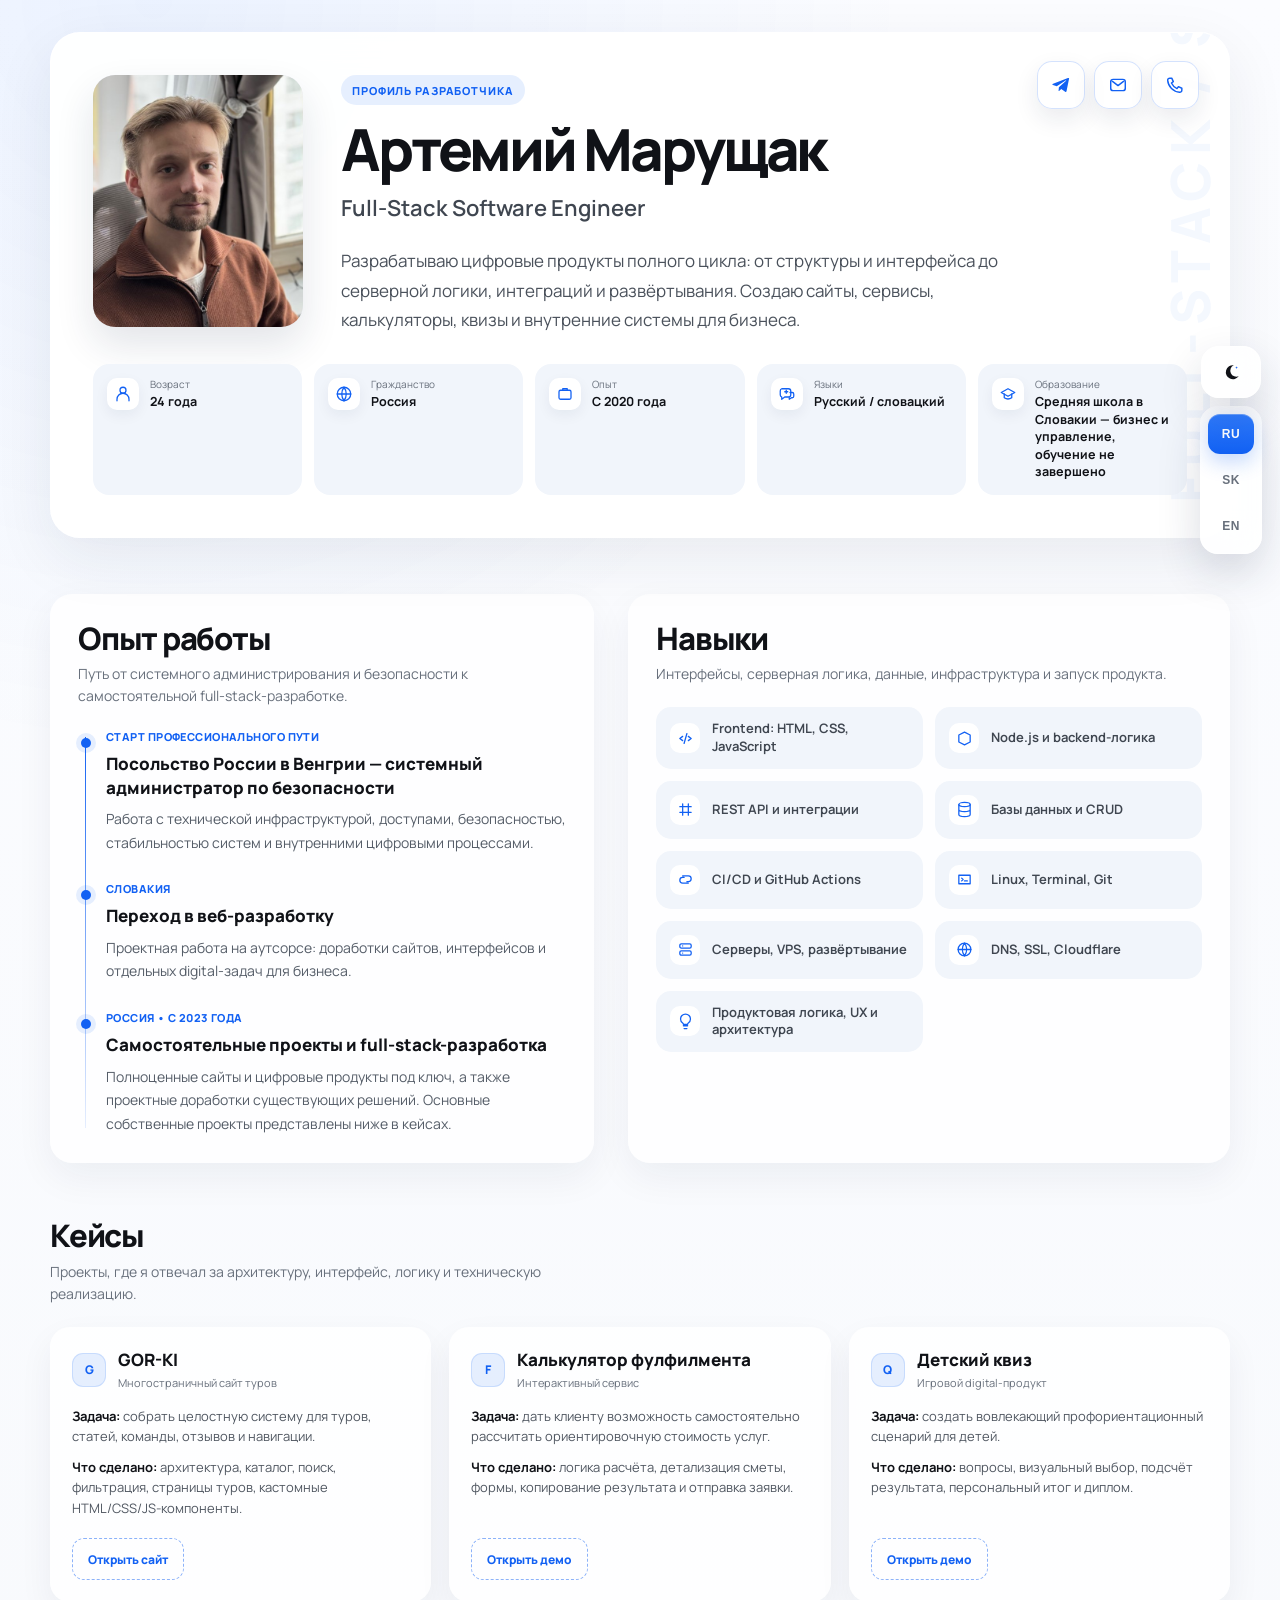
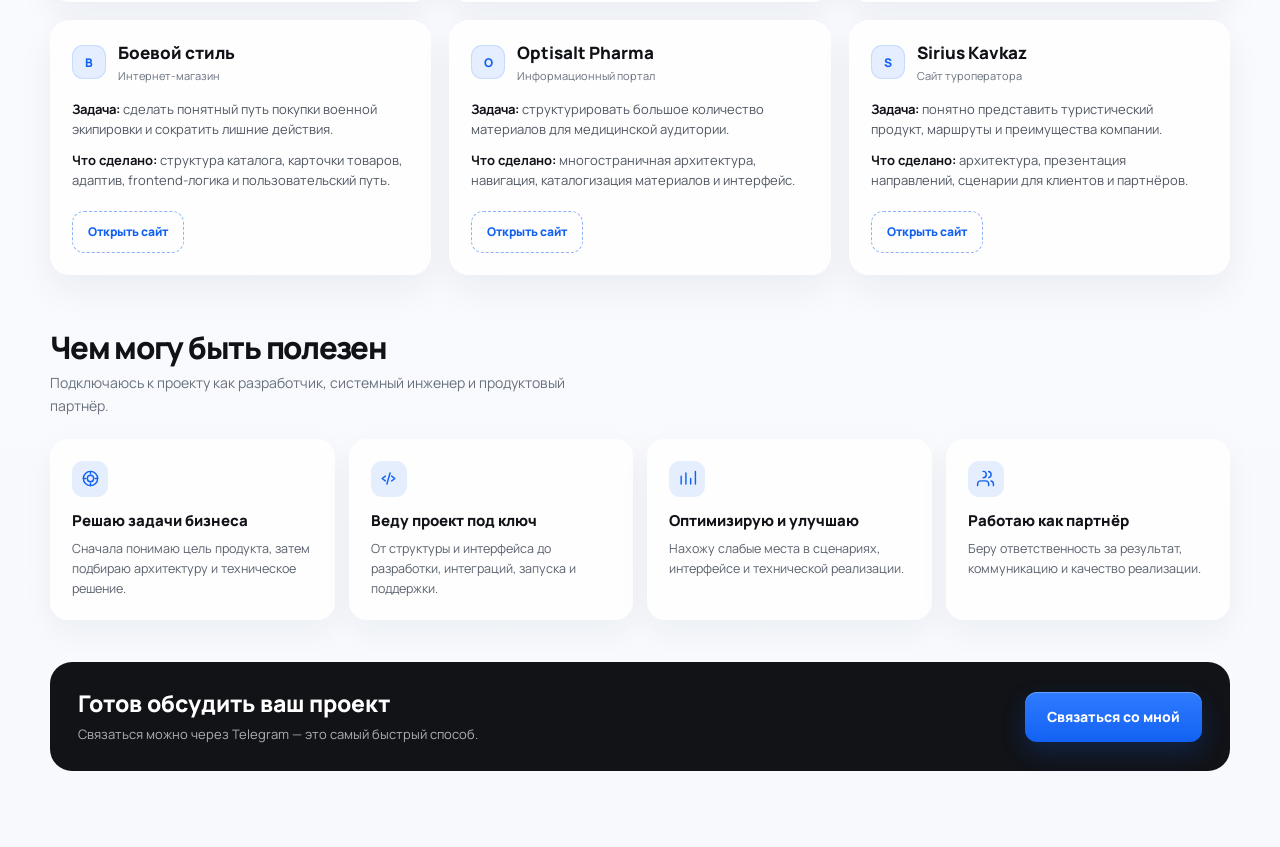
<file: index.html>
<html lang="ru"><head>
<meta charset="UTF-8">
<meta name="viewport" content="width=device-width, initial-scale=1.0">

<title>Артемий Марущак — Full-Stack Software Engineer</title>

<meta name="description" content="Персональное резюме и портфолио Артемия Марущака — Full-Stack Software Engineer. Разработка сайтов, сервисов, интерфейсов, интеграций и цифровых продуктов.">
<meta name="author" content="Артемий Марущак">
<meta name="theme-color" content="#1261f3">

<link rel="canonical" href="https://artemiymarushchak.github.io/cv/">

<meta property="og:type" content="website">
<meta property="og:locale" content="ru_RU">
<meta property="og:site_name" content="Артемий Марущак">
<meta property="og:title" content="Артемий Марущак — Full-Stack Software Engineer">
<meta property="og:description" content="Персональное резюме и портфолио. Разработка сайтов, сервисов, интерфейсов, интеграций и цифровых продуктов.">
<meta property="og:url" content="https://artemiymarushchak.github.io/cv/">
<meta property="og:image" content="https://artemiymarushchak.github.io/cv/public/opengraph/og-cover.jpg">
<meta property="og:image:secure_url" content="https://artemiymarushchak.github.io/cv/public/opengraph/og-cover.jpg">
<meta property="og:image:type" content="image/jpeg">
<meta property="og:image:width" content="1200">
<meta property="og:image:height" content="630">
<meta property="og:image:alt" content="Артемий Марущак — Full-Stack Software Engineer">

<meta name="twitter:card" content="summary_large_image">
<meta name="twitter:title" content="Артемий Марущак — Full-Stack Software Engineer">
<meta name="twitter:description" content="Персональное резюме и портфолио. Разработка сайтов, сервисов, интерфейсов, интеграций и цифровых продуктов.">
<meta name="twitter:image" content="https://artemiymarushchak.github.io/cv/public/opengraph/og-cover.jpg">
<meta name="twitter:image:alt" content="Артемий Марущак — Full-Stack Software Engineer">

<link rel="icon" href="./public/favicon.svg" type="image/svg+xml">
<link rel="manifest" href="./public/site.webmanifest">
<link rel="preconnect" href="https://fonts.googleapis.com">
<link rel="preconnect" href="https://fonts.gstatic.com" crossorigin="">
<link href="https://fonts.googleapis.com/css2?family=Manrope:wght@400;500;600;700;800&amp;display=swap" rel="stylesheet">
<link rel="stylesheet" href="./assets/css/grid.css">
<link rel="stylesheet" href="./assets/css/resume.css">
</head>
<body>
<div class="cv-controls" id="cv-controls">
<div class="cv-theme" id="cv-theme">
  <button class="cv-theme__button" type="button" aria-label="Переключить тему" title="Переключить тему">
    <span class="cv-theme__icon cv-theme__icon--moon" aria-hidden="true">
      <svg viewBox="0 0 24 24"><path class="cv-theme-fill" d="M14.9 2.8a8.9 8.9 0 1 0 6.3 13.7 7.4 7.4 0 0 1-6.3-13.7Z"></path><path class="cv-theme-star" d="m18.4 4.1.45 1.25 1.25.45-1.25.45-.45 1.25-.45-1.25-1.25-.45 1.25-.45.45-1.25Z"></path></svg>
    </span>
    <span class="cv-theme__icon cv-theme__icon--sun" aria-hidden="true">
      <svg viewBox="0 0 24 24"><circle class="cv-theme-fill" cx="12" cy="12" r="4.25"></circle><path d="M12 2.2v2.1M12 19.7v2.1M4.9 4.9l1.5 1.5M17.6 17.6l1.5 1.5M2.2 12h2.1M19.7 12h2.1M4.9 19.1l1.5-1.5M17.6 6.4l1.5-1.5"></path></svg>
    </span>
  </button>
</div>

<div class="cv-language" id="cv-language" aria-label="Language switcher">
  <button class="cv-language__toggle" type="button" aria-expanded="false" aria-controls="cv-language-menu">
    <svg class="cv-language__icon" viewBox="0 0 24 24" aria-hidden="true">
      <circle cx="12" cy="12" r="9" fill="none" stroke="currentColor" stroke-width="1.7"></circle>
      <path d="M3.5 12h17M12 3c2.2 2.4 3.4 5.4 3.4 9S14.2 18.6 12 21M12 3C9.8 5.4 8.6 8.4 8.6 12S9.8 18.6 12 21" fill="none" stroke="currentColor" stroke-width="1.5" stroke-linecap="round"></path>
    </svg>
    <span class="cv-language__current">RU</span>
  </button>

  <div class="cv-language__menu" id="cv-language-menu">
    <button class="cv-language__button is-active" type="button" data-cv-lang="ru" aria-pressed="true">RU</button>
    <button class="cv-language__button" type="button" data-cv-lang="sk" aria-pressed="false">SK</button>
    <button class="cv-language__button" type="button" data-cv-lang="en" aria-pressed="false">EN</button>
  </div>
</div>
</div>

<section class="cv-resume" id="cv-resume" lang="ru">
  <div class="cv-container">

    <section class="cv-top">
      <div class="cv-hero">
        <div class="cv-photo">
          <img src="./public/images/artemiy-marushchak.jpg" alt="Артемий Марущак" data-i18n-alt="photoAlt">
        </div>

        <div>
          <div class="cv-eyebrow" data-i18n="eyebrow">Профиль разработчика</div>
          <h1 class="cv-name" data-i18n="name">Артемий Марущак</h1>
          <div class="cv-role" data-i18n="role">Full-Stack Software Engineer</div>
          <p class="cv-about" data-i18n="about">Разрабатываю цифровые продукты полного цикла: от структуры и интерфейса до серверной логики, интеграций и развёртывания. Создаю сайты, сервисы, калькуляторы, квизы и внутренние системы для бизнеса.</p>
        </div>
      </div>

      <div class="cv-contacts">
        <a class="cv-contact cv-contact--telegram" href="https://t.me/ArtemiyMarushchak" target="_blank" rel="noopener" aria-label="Telegram" title="Telegram">
          <span class="cv-contact-icon">
            <svg viewBox="0 0 24 24" aria-hidden="true"><path class="cv-icon-fill" d="M21.6 3.2 18.4 19c-.2 1.1-.9 1.4-1.8.9l-4.9-3.6-2.4 2.3c-.3.3-.5.5-1 .5l.4-5 9.1-8.2c.4-.4-.1-.6-.6-.2L6 12.8l-4.8-1.5c-1-.3-1-1 .2-1.5L20.1 2.6c.9-.3 1.7.2 1.5.6Z"></path></svg>
          </span>
          <span>Telegram</span>
        </a>
        <a class="cv-contact cv-contact--email" href="mailto:artemiymarushchak@icloud.com" aria-label="Email" title="Email">
          <span class="cv-contact-icon">
            <svg viewBox="0 0 24 24" aria-hidden="true"><rect x="3.25" y="5.25" width="17.5" height="13.5" rx="3"></rect><path d="m5.4 7.7 6.6 5 6.6-5"></path></svg>
          </span>
          <span>Email</span>
        </a>
        <a class="cv-contact cv-contact--phone" href="tel:+79800893606" aria-label="Телефон" title="Телефон">
          <span class="cv-contact-icon">
            <svg viewBox="0 0 24 24" aria-hidden="true"><path d="M8.1 3.8 10 7.9 7.7 9.6a14.2 14.2 0 0 0 6.7 6.7l1.7-2.3 4.1 1.9v2.4a2.5 2.5 0 0 1-2.7 2.5C10 20.1 3.9 14 3.2 6.5A2.5 2.5 0 0 1 5.7 3.8h2.4Z"></path></svg>
          </span>
          <span data-i18n="phoneLabel">Телефон</span>
        </a>
      </div>

      <div class="cv-facts">
        <div class="cv-fact"><div class="cv-fact-icon"><svg viewBox="0 0 24 24"><circle cx="12" cy="7" r="4"></circle><path d="M4 21v-2a8 8 0 0 1 16 0v2"></path></svg></div><div><small data-i18n="ageLabel">Возраст</small><strong data-i18n="ageValue">24 года</strong></div></div>
        <div class="cv-fact"><div class="cv-fact-icon"><svg viewBox="0 0 24 24"><circle cx="12" cy="12" r="9"></circle><path d="M3 12h18M12 3a15 15 0 0 1 0 18M12 3a15 15 0 0 0 0 18"></path></svg></div><div><small data-i18n="citizenshipLabel">Гражданство</small><strong data-i18n="citizenshipValue">Россия</strong></div></div>
        <div class="cv-fact"><div class="cv-fact-icon"><svg viewBox="0 0 24 24"><rect x="4" y="7" width="16" height="12" rx="2"></rect><path d="M9 7V5h6v2"></path></svg></div><div><small data-i18n="experienceLabel">Опыт</small><strong data-i18n="experienceValue">С 2020 года</strong></div></div>
        <div class="cv-fact"><div class="cv-fact-icon"><svg viewBox="0 0 24 24"><path d="M5 5h9a3 3 0 0 1 3 3v5a3 3 0 0 1-3 3H9l-4 3v-3a3 3 0 0 1-2-3V8a3 3 0 0 1 2-3Z"></path><path d="M9 9h4M11 7v4M16 10h3a2 2 0 0 1 2 2v3a2 2 0 0 1-2 2h-1l-3 2v-2"></path></svg></div><div><small data-i18n="languagesLabel">Языки</small><strong data-i18n="languagesValue">Русский / словацкий</strong></div></div>
        <div class="cv-fact"><div class="cv-fact-icon"><svg viewBox="0 0 24 24"><path d="m3 10 9-5 9 5-9 5-9-5Z"></path><path d="M7 12v5c3 2 7 2 10 0v-5"></path></svg></div><div><small data-i18n="educationLabel">Образование</small><strong data-i18n="educationValue">Business &amp; Management, Словакия — незаконченное высшее</strong></div></div>
      </div>
    </section>

    <section class="cv-section">
      <div class="cv-two-col">
        <div class="cv-panel">
          <div class="cv-section-head"><div><h2 class="cv-section-title" data-i18n="workTitle">Опыт работы</h2><p class="cv-section-subtitle" data-i18n="workSubtitle">Путь от системного администрирования и безопасности к самостоятельной full-stack-разработке.</p></div></div>
          <div class="cv-timeline">
            <article class="cv-job"><div class="cv-job-period" data-i18n="job1Period">Старт профессионального пути</div><h3 data-i18n="job1Title">Посольство России в Венгрии — системный администратор по безопасности</h3><p data-i18n="job1Text">Работа с технической инфраструктурой, доступами, безопасностью, стабильностью систем и внутренними цифровыми процессами.</p></article>
            <article class="cv-job"><div class="cv-job-period" data-i18n="job2Period">Словакия</div><h3 data-i18n="job2Title">Переход в веб-разработку</h3><p data-i18n="job2Text">Проектная работа на аутсорсе: доработки сайтов, интерфейсов и отдельных digital-задач для бизнеса.</p></article>
            <article class="cv-job"><div class="cv-job-period" data-i18n="job3Period">Россия • с 2023 года</div><h3 data-i18n="job3Title">Самостоятельные проекты и full-stack-разработка</h3><p data-i18n="job3Text">Полноценные сайты и цифровые продукты под ключ, а также проектные доработки существующих решений. Основные собственные проекты представлены ниже в кейсах.</p></article>
          </div>
        </div>

        <div class="cv-panel">
          <div class="cv-section-head"><div><h2 class="cv-section-title" data-i18n="skillsTitle">Навыки</h2><p class="cv-section-subtitle" data-i18n="skillsSubtitle">Интерфейсы, серверная логика, данные, инфраструктура и запуск продукта.</p></div></div>
          <div class="cv-skills">
            <div class="cv-skill"><span class="cv-skill-icon"><svg viewBox="0 0 24 24"><path d="m8 9-4 3 4 3M16 9l4 3-4 3M14 5l-4 14"></path></svg></span><span data-i18n="skill1">Frontend: HTML, CSS, JavaScript</span></div>
            <div class="cv-skill"><span class="cv-skill-icon"><svg viewBox="0 0 24 24"><path d="M12 3 4 7v10l8 4 8-4V7l-8-4Z"></path></svg></span><span data-i18n="skill2">Node.js и backend-логика</span></div>
            <div class="cv-skill"><span class="cv-skill-icon"><svg viewBox="0 0 24 24"><path d="M4 8h16M4 16h16M8 4v16M16 4v16"></path></svg></span><span data-i18n="skill3">REST API и интеграции</span></div>
            <div class="cv-skill"><span class="cv-skill-icon"><svg viewBox="0 0 24 24"><ellipse cx="12" cy="5" rx="8" ry="3"></ellipse><path d="M4 5v7c0 1.7 3.6 3 8 3s8-1.3 8-3V5M4 12v7c0 1.7 3.6 3 8 3s8-1.3 8-3v-7"></path></svg></span><span data-i18n="skill4">Базы данных и CRUD</span></div>
            <div class="cv-skill"><span class="cv-skill-icon"><svg viewBox="0 0 24 24"><path d="M8 7h8a4 4 0 0 1 0 8h-2M16 17H8a4 4 0 0 1 0-8h2"></path></svg></span><span data-i18n="skill5">CI/CD и GitHub Actions</span></div>
            <div class="cv-skill"><span class="cv-skill-icon"><svg viewBox="0 0 24 24"><path d="M4 6h16v12H4zM8 10l2 2-2 2M12 14h4"></path></svg></span><span data-i18n="skill6">Linux, Terminal, Git</span></div>
            <div class="cv-skill"><span class="cv-skill-icon"><svg viewBox="0 0 24 24"><rect x="4" y="4" width="16" height="6" rx="2"></rect><rect x="4" y="14" width="16" height="6" rx="2"></rect><path d="M8 7h.01M8 17h.01"></path></svg></span><span data-i18n="skill7">Серверы, VPS, развёртывание</span></div>
            <div class="cv-skill"><span class="cv-skill-icon"><svg viewBox="0 0 24 24"><circle cx="12" cy="12" r="9"></circle><path d="M3 12h18M12 3a15 15 0 0 1 0 18M12 3a15 15 0 0 0 0 18"></path></svg></span><span data-i18n="skill8">DNS, SSL, Cloudflare</span></div>
            <div class="cv-skill"><span class="cv-skill-icon"><svg viewBox="0 0 24 24"><path d="M9 18h6M10 22h4M8 14c-2-1.3-3-3.3-3-5.5A7 7 0 0 1 19 8.5c0 2.2-1 4.2-3 5.5-.8.6-1 1.3-1 2H9c0-.7-.2-1.4-1-2Z"></path></svg></span><span data-i18n="skill9">Продуктовая логика, UX и архитектура</span></div>
          </div>
        </div>
      </div>
    </section>

    <section class="cv-section" id="cases">
      <div class="cv-section-head"><div><h2 class="cv-section-title" data-i18n="casesTitle">Кейсы</h2><p class="cv-section-subtitle" data-i18n="casesSubtitle">Проекты, где я отвечал за архитектуру, интерфейс, логику и техническую реализацию.</p></div></div>
      <div class="cv-cases">
        <article class="cv-case"><div class="cv-case-top"><div class="cv-case-mark">G</div><div><h3>GOR-KI</h3><div class="cv-case-type" data-i18n="case1Type">Многостраничный сайт туров</div></div></div><p><b data-i18n="taskLabel">Задача:</b> <span data-i18n="case1Task">собрать целостную систему для туров, статей, команды, отзывов и навигации.</span></p><p><b data-i18n="doneLabel">Что сделано:</b> <span data-i18n="case1Done">архитектура, каталог, поиск, фильтрация, страницы туров, кастомные HTML/CSS/JS-компоненты.</span></p><div class="cv-case-actions"><a class="cv-case-btn" href="https://gor-ki.tilda.ws" target="_blank" rel="noopener" data-i18n="openSite">Открыть сайт ↗</a></div></article>
        <article class="cv-case" data-demo="calc"><div class="cv-case-top"><div class="cv-case-mark">F</div><div><h3 data-i18n="case2Title">Калькулятор фулфилмента</h3><div class="cv-case-type" data-i18n="case2Type">Интерактивный сервис</div></div></div><p><b data-i18n="taskLabel">Задача:</b> <span data-i18n="case2Task">дать клиенту возможность самостоятельно рассчитать ориентировочную стоимость услуг.</span></p><p><b data-i18n="doneLabel">Что сделано:</b> <span data-i18n="case2Done">логика расчёта, детализация сметы, формы, копирование результата и отправка заявки.</span></p><div class="cv-case-actions"><button class="cv-case-btn" type="button" data-i18n="openDemo">Открыть демо</button></div></article>
        <article class="cv-case" data-demo="quiz"><div class="cv-case-top"><div class="cv-case-mark">Q</div><div><h3 data-i18n="case3Title">Детский квиз</h3><div class="cv-case-type" data-i18n="case3Type">Игровой digital-продукт</div></div></div><p><b data-i18n="taskLabel">Задача:</b> <span data-i18n="case3Task">создать вовлекающий профориентационный сценарий для детей.</span></p><p><b data-i18n="doneLabel">Что сделано:</b> <span data-i18n="case3Done">вопросы, визуальный выбор, подсчёт результата, персональный итог и диплом.</span></p><div class="cv-case-actions"><button class="cv-case-btn" type="button" data-i18n="openDemo">Открыть демо</button></div></article>
        <article class="cv-case"><div class="cv-case-top"><div class="cv-case-mark">B</div><div><h3 data-i18n="case4Title">Боевой стиль</h3><div class="cv-case-type" data-i18n="case4Type">Интернет-магазин</div></div></div><p><b data-i18n="taskLabel">Задача:</b> <span data-i18n="case4Task">сделать понятный путь покупки военной экипировки и сократить лишние действия.</span></p><p><b data-i18n="doneLabel">Что сделано:</b> <span data-i18n="case4Done">структура каталога, карточки товаров, адаптив, frontend-логика и пользовательский путь.</span></p><div class="cv-case-actions"><a class="cv-case-btn" href="https://boevoistil.ru" target="_blank" rel="noopener" data-i18n="openSite">Открыть сайт ↗</a></div></article>
        <article class="cv-case"><div class="cv-case-top"><div class="cv-case-mark">O</div><div><h3>Optisalt Pharma</h3><div class="cv-case-type" data-i18n="case5Type">Информационный портал</div></div></div><p><b data-i18n="taskLabel">Задача:</b> <span data-i18n="case5Task">структурировать большое количество материалов для медицинской аудитории.</span></p><p><b data-i18n="doneLabel">Что сделано:</b> <span data-i18n="case5Done">многостраничная архитектура, навигация, каталогизация материалов и интерфейс.</span></p><div class="cv-case-actions"><a class="cv-case-btn" href="https://optisaltpharma.ru" target="_blank" rel="noopener" data-i18n="openSite">Открыть сайт ↗</a></div></article>
        <article class="cv-case"><div class="cv-case-top"><div class="cv-case-mark">S</div><div><h3>Sirius Kavkaz</h3><div class="cv-case-type" data-i18n="case6Type">Сайт туроператора</div></div></div><p><b data-i18n="taskLabel">Задача:</b> <span data-i18n="case6Task">понятно представить туристический продукт, маршруты и преимущества компании.</span></p><p><b data-i18n="doneLabel">Что сделано:</b> <span data-i18n="case6Done">архитектура, презентация направлений, сценарии для клиентов и партнёров.</span></p><div class="cv-case-actions"><a class="cv-case-btn" href="https://siriuskavkaz.ru" target="_blank" rel="noopener" data-i18n="openSite">Открыть сайт ↗</a></div></article>
      </div>
    </section>

    <section class="cv-section">
      <div class="cv-section-head"><div><h2 class="cv-section-title" data-i18n="valueTitle">Чем могу быть полезен</h2><p class="cv-section-subtitle" data-i18n="valueSubtitle">Подключаюсь к проекту как разработчик, системный инженер и продуктовый партнёр.</p></div></div>
      <div class="cv-value">
        <article class="cv-value-item"><div class="cv-value-icon"><svg viewBox="0 0 24 24"><circle cx="12" cy="12" r="9"></circle><circle cx="12" cy="12" r="4"></circle><path d="M12 3v3M21 12h-3M12 21v-3M3 12h3"></path></svg></div><h3 data-i18n="value1Title">Решаю задачи бизнеса</h3><p data-i18n="value1Text">Сначала понимаю цель продукта, затем подбираю архитектуру и техническое решение.</p></article>
        <article class="cv-value-item"><div class="cv-value-icon"><svg viewBox="0 0 24 24"><path d="m8 9-4 3 4 3M16 9l4 3-4 3M14 5l-4 14"></path></svg></div><h3 data-i18n="value2Title">Веду проект под ключ</h3><p data-i18n="value2Text">От структуры и интерфейса до разработки, интеграций, запуска и поддержки.</p></article>
        <article class="cv-value-item"><div class="cv-value-icon"><svg viewBox="0 0 24 24"><path d="M4 19V9M10 19V5M16 19v-7M22 19V3"></path></svg></div><h3 data-i18n="value3Title">Оптимизирую и улучшаю</h3><p data-i18n="value3Text">Нахожу слабые места в сценариях, интерфейсе и технической реализации.</p></article>
        <article class="cv-value-item"><div class="cv-value-icon"><svg viewBox="0 0 24 24"><path d="M16 21v-2a4 4 0 0 0-4-4H6a4 4 0 0 0-4 4v2M9 11a4 4 0 1 0 0-8M22 21v-2a4 4 0 0 0-3-3.9M16 3.1a4 4 0 0 1 0 7.8"></path></svg></div><h3 data-i18n="value4Title">Работаю как партнёр</h3><p data-i18n="value4Text">Беру ответственность за результат, коммуникацию и качество реализации.</p></article>
      </div>
    </section>

    <footer class="cv-footer">
      <div class="cv-footer-copy"><h2 data-i18n="footerTitle">Готов обсудить ваш проект</h2><p data-i18n="footerText">Связаться можно через Telegram — это самый быстрый способ.</p></div>
      <a class="cv-primary-btn" href="https://t.me/ArtemiyMarushchak" target="_blank" rel="noopener" data-i18n="contactButton">Связаться со мной ↗</a>
    </footer>
  </div>
</section>

<div class="cv-case-modal" id="cv-case-modal" aria-hidden="true">
  <div class="cv-case-modal__overlay" data-cv-close=""></div>
  <div class="cv-case-modal__panel">
    <div class="cv-case-modal__head">
      <div class="cv-case-modal__title-wrap"><span class="cv-case-modal__eyebrow" data-i18n="demoLabel">Демо проекта</span><h3 id="cv-case-modal-title">Демо проекта</h3></div>
      <button class="cv-case-modal__close" type="button" data-cv-close="" aria-label="Закрыть" data-i18n-aria="closeLabel">×</button>
    </div>
    <div class="cv-case-modal__body"><div class="cv-case-modal__mount" id="cv-case-modal-mount"></div></div>
  </div>
</div>
<script src="./assets/js/dictionary.js"></script>
<script src="./assets/js/controls-position.js"></script>
<script src="./assets/js/theme.js"></script>
<script src="./assets/js/language.js"></script>
<script src="./assets/js/modal.js"></script>


</body></html>
</file>
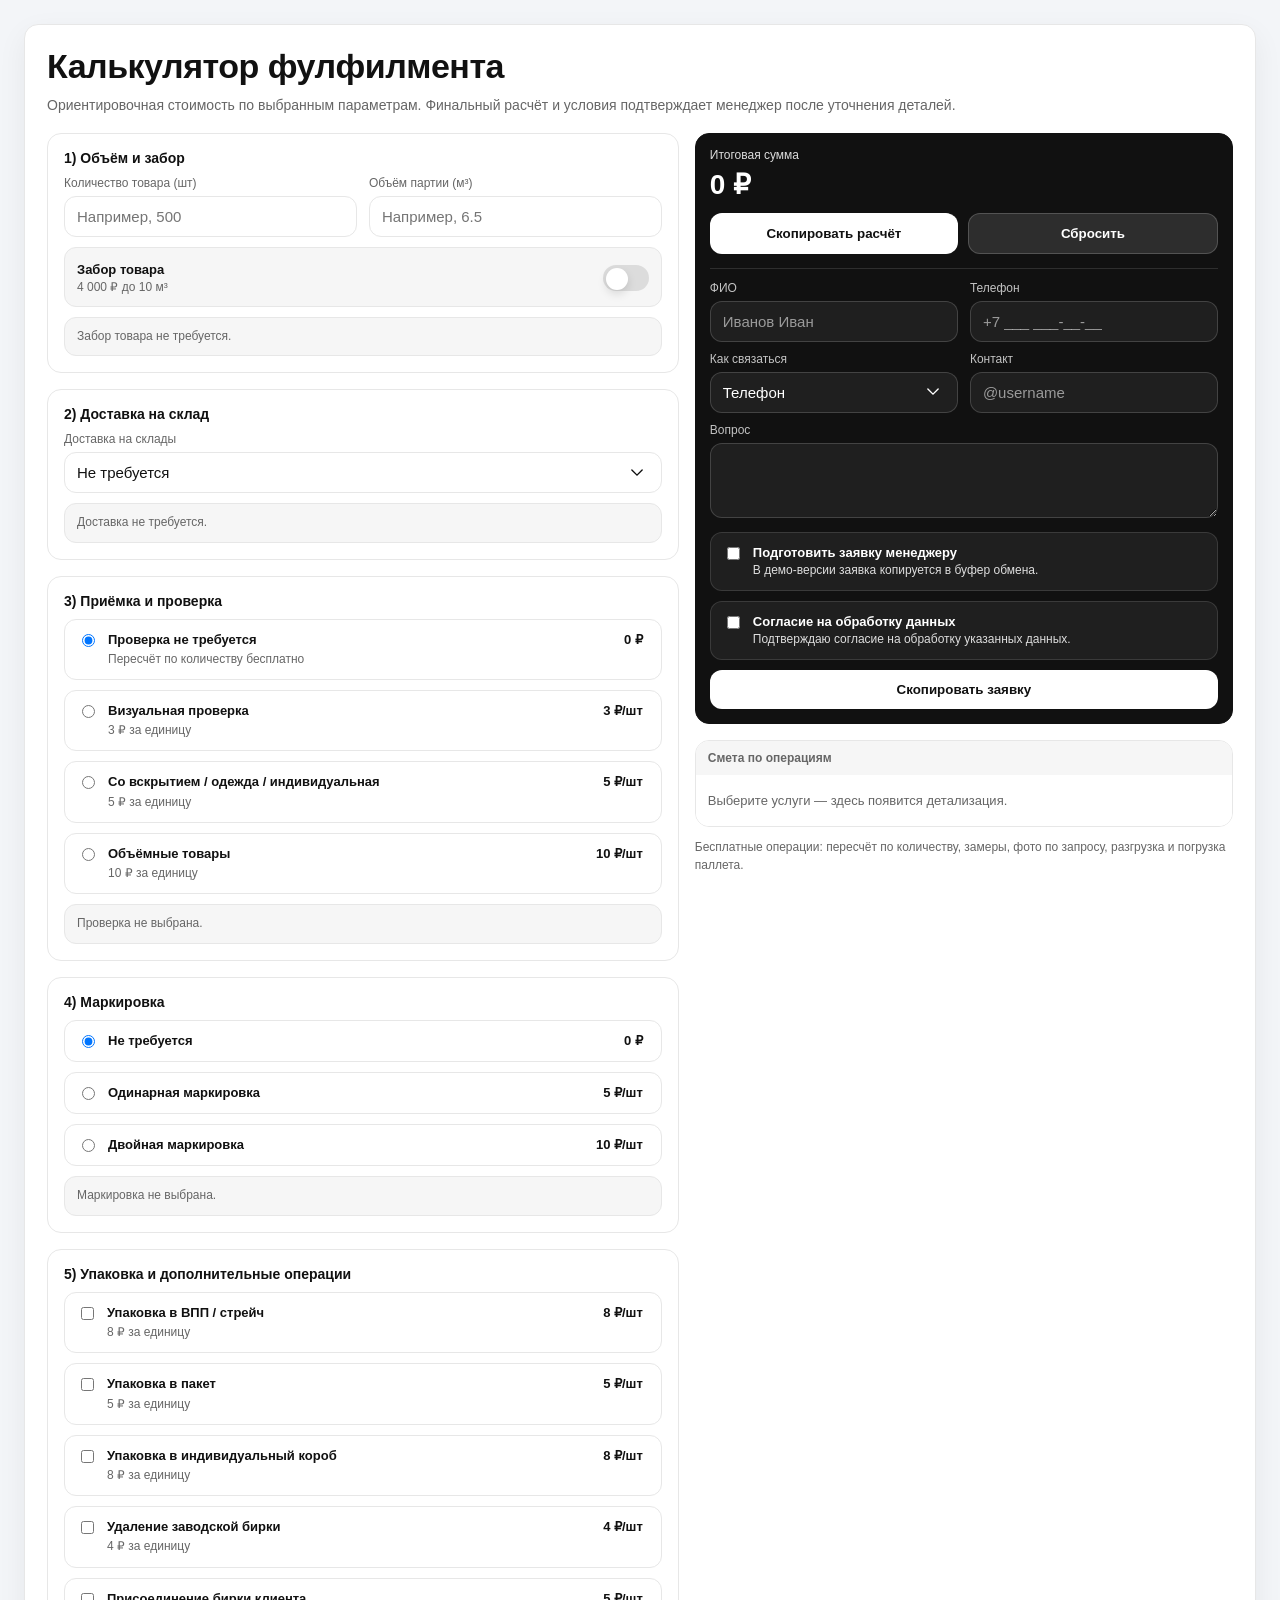
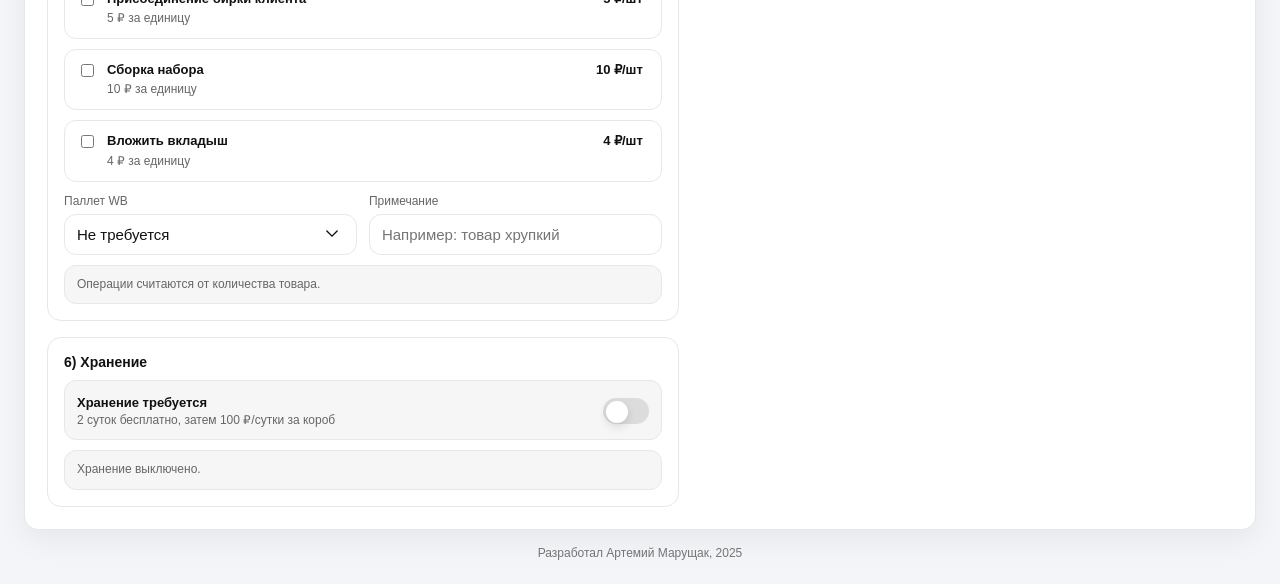
<file: calculator/index.html>
<!doctype html>
<html lang="ru">
<head>
  <meta charset="utf-8">
  <meta name="viewport" content="width=device-width,initial-scale=1">
  <title>Калькулятор фулфилмента — Артемий Марущак</title>
  <style>
    :root{--bg:#fff;--border:#e7e7e7;--soft:#f6f6f6;--text:#111;--muted:#666;--radius:14px;--shadow:0 10px 30px rgba(0,0,0,.06);--head:"Manrope",-apple-system,BlinkMacSystemFont,"Segoe UI",Roboto,Arial,sans-serif;--body:"Inter",-apple-system,BlinkMacSystemFont,"Segoe UI",Roboto,Arial,sans-serif}
    *{box-sizing:border-box}html,body{margin:0;padding:0;min-height:100%;background:#f3f5f8;color:var(--text)}body{font-family:var(--body);padding:24px}.page{max-width:1280px;margin:0 auto}.ff-wrap{width:100%;padding:22px;background:var(--bg);border:1px solid var(--border);border-radius:var(--radius);box-shadow:var(--shadow)}.ff-head{margin-bottom:16px}.ff-title{margin:0;font-size:34px;line-height:1.12;font-weight:900;font-family:var(--head);letter-spacing:-.5px}.ff-sub{margin:10px 0 0;font-size:14px;color:var(--muted);line-height:1.55;max-width:980px}.ff-grid{display:grid;grid-template-columns:1.08fr .92fr;gap:16px;align-items:start;margin-top:16px}.ff-card{background:#fff;border:1px solid var(--border);border-radius:var(--radius);padding:16px}.ff-card+.ff-card{margin-top:16px}.ff-card h3{margin:0 0 10px;font-size:14px;font-weight:900;font-family:var(--head)}.ff-row{display:grid;grid-template-columns:1fr 1fr;gap:12px}.ff-field label{display:block;font-size:12px;color:var(--muted);margin-bottom:6px}.ff-input,.ff-select{width:100%;padding:11px 12px;border:1px solid var(--border);border-radius:12px;background:#fff;font-size:15px;outline:none;font-family:var(--body);color:var(--text)}.ff-select{appearance:none;background-image:url("data:image/svg+xml,%3Csvg width='14' height='9' viewBox='0 0 14 9' xmlns='http://www.w3.org/2000/svg'%3E%3Cpath d='M1 1l6 6 6-6' stroke='%23111' stroke-width='1.6' fill='none' stroke-linecap='round'/%3E%3C/svg%3E");background-repeat:no-repeat;background-position:right 18px center;background-size:12px 8px;padding-right:52px}.ff-options{display:grid;gap:10px;margin-top:10px}.ff-opt{display:flex;align-items:flex-start;justify-content:space-between;gap:12px;padding:12px 18px 12px 12px;border:1px solid var(--border);border-radius:12px;background:#fff;cursor:pointer}.ff-opt:hover{border-color:#d0d0d0}.ff-opt-left{display:flex;gap:10px;align-items:flex-start;padding-right:12px}.ff-opt-left input{margin-top:2px}.ff-opt-title{font-size:13px;font-weight:900;font-family:var(--head);line-height:1.25}.ff-opt-desc{font-size:12px;color:var(--muted);margin-top:3px;line-height:1.35}.ff-price{font-size:13px;font-weight:900;white-space:nowrap;font-family:var(--head);min-width:84px;text-align:right}.ff-switch{display:flex;align-items:center;justify-content:space-between;gap:12px;padding:12px;border:1px solid var(--border);border-radius:12px;background:var(--soft);margin-top:10px}.ff-switch strong{font-size:13px;font-weight:900;font-family:var(--head)}.ff-switch span{display:block;font-size:12px;color:var(--muted);margin-top:2px}.ff-toggle{position:relative;width:46px;height:28px;flex:0 0 auto;cursor:pointer}.ff-toggle input{opacity:0;width:0;height:0;position:absolute}.ff-slider{position:absolute;inset:0;background:#dcdcdc;border-radius:999px;transition:.18s}.ff-slider:before{content:"";position:absolute;width:22px;height:22px;left:3px;top:3px;background:#fff;border-radius:999px;transition:.18s;box-shadow:0 4px 10px rgba(0,0,0,.12)}.ff-toggle input:checked+.ff-slider{background:#111}.ff-toggle input:checked+.ff-slider:before{transform:translateX(18px)}.ff-context{margin-top:10px;font-size:12px;color:var(--muted);line-height:1.45;padding:10px 12px;background:var(--soft);border:1px solid var(--border);border-radius:12px}.ff-summary{position:sticky;top:14px}.ff-totalBox{padding:14px;border-radius:var(--radius);background:#111;color:#fff;border:1px solid #111}.ff-totalTitle{font-size:12px;opacity:.85;margin:0}.ff-totalValue{margin:6px 0 0;font-size:28px;font-weight:900;font-family:var(--head)}.ff-actions{display:flex;gap:10px;margin-top:12px}.ff-btn{flex:1;border:none;border-radius:12px;padding:12px 14px;font-weight:900;cursor:pointer;background:#fff;color:#111;font-family:var(--head)}.ff-btn.secondary{background:rgba(255,255,255,.12);color:#fff;border:1px solid rgba(255,255,255,.18)}.ff-alert{margin-top:12px;padding:12px;border-radius:12px;border:1px solid #ffd6d6;background:#fff5f5;color:#8a1f1f;display:none;font-size:13px;line-height:1.4}.ff-breakdown{margin-top:16px;border:1px solid var(--border);border-radius:var(--radius);overflow:hidden}.ff-breakdown-head{background:var(--soft);padding:10px 12px;font-size:12px;color:var(--muted);font-weight:900}.ff-lines{padding:8px 12px;background:#fff}.ff-line{display:flex;justify-content:space-between;gap:12px;padding:8px 0;border-bottom:1px dashed var(--border);font-size:13px}.ff-line:last-child{border-bottom:none}.ff-line span:last-child{font-weight:900;white-space:nowrap}.ff-empty{padding:10px 0;color:var(--muted);font-size:13px}.ff-footnote{margin-top:12px;font-size:12px;color:var(--muted);line-height:1.45}.ff-hidden{display:none!important}.ff-contact{margin-top:14px;padding-top:12px;border-top:1px solid rgba(255,255,255,.12)}.ff-contact .ff-field label{color:rgba(255,255,255,.75)}.ff-contact .ff-input,.ff-contact .ff-select{border-color:rgba(255,255,255,.16);background-color:rgba(255,255,255,.06);color:#fff}.ff-contact .ff-select{background-image:url("data:image/svg+xml,%3Csvg width='14' height='9' viewBox='0 0 14 9' xmlns='http://www.w3.org/2000/svg'%3E%3Cpath d='M1 1l6 6 6-6' stroke='%23fff' stroke-width='1.6' fill='none' stroke-linecap='round'/%3E%3C/svg%3E")}.ff-contact option{color:#111}.ff-contact .ff-input::placeholder{color:rgba(255,255,255,.55)}.ff-consent{margin-top:10px;padding:12px;border-radius:12px;background:rgba(255,255,255,.06);border:1px solid rgba(255,255,255,.12);display:flex;gap:10px;align-items:flex-start;color:#fff}.ff-consent input{margin-top:2px}.ff-consent .t{font-weight:900;font-size:13px}.ff-consent .d{opacity:.85;font-size:12px;line-height:1.35;margin-top:2px}.ff-sendbtn{margin-top:10px;width:100%}.ff-mobileBar{display:none;position:fixed;left:0;right:0;bottom:0;padding:12px 14px;background:rgba(17,17,17,.96);color:#fff;z-index:50}.ff-mobileInner{max-width:1280px;margin:0 auto;display:flex;align-items:center;justify-content:space-between;gap:12px}.ff-mobileInner span{font-size:18px;font-weight:900}.author{margin-top:16px;text-align:center;color:#747474;font-size:12px}
    @media(max-width:980px){.ff-grid{grid-template-columns:1fr}.ff-summary{position:relative;top:auto}}@media(max-width:640px){body{padding:10px}.ff-wrap{padding:16px;margin-bottom:92px}.ff-row{grid-template-columns:1fr}.ff-actions{flex-direction:column}.ff-title{font-size:26px}.ff-mobileBar{display:block}.ff-opt{padding-right:14px}.ff-price{min-width:72px}}
  </style>
</head>
<body>
<main class="page" id="ffcalc_v5">
  <div class="ff-wrap">
    <div class="ff-head"><h1 class="ff-title">Калькулятор фулфилмента</h1><p class="ff-sub">Ориентировочная стоимость по выбранным параметрам. Финальный расчёт и условия подтверждает менеджер после уточнения деталей.</p></div>
    <div class="ff-grid">
      <div>
        <section class="ff-card"><h3>1) Объём и забор</h3><div class="ff-row"><div class="ff-field"><label>Количество товара (шт)</label><input type="number" id="q_qty" class="ff-input" min="0" step="1" placeholder="Например, 500"></div><div class="ff-field"><label>Объём партии (м³)</label><input type="number" id="q_volume" class="ff-input" min="0" step="0.1" placeholder="Например, 6.5"></div></div><div class="ff-switch"><div><strong>Забор товара</strong><span>4 000 ₽ до 10 м³</span></div><label class="ff-toggle"><input type="checkbox" id="q_pickup"><span class="ff-slider"></span></label></div><div class="ff-context" id="ctx_logistics"></div></section>
        <section class="ff-card"><h3>2) Доставка на склад</h3><div class="ff-field"><label>Доставка на склады</label><select id="q_delivery" class="ff-select"><option value="0">Не требуется</option><option value="6000">Коледино / Электросталь / Подольск — 6 000 ₽</option><option value="7000">Пушкино / Хоругвино / Софьино / Медведково / Химки — 7 000 ₽</option></select></div><div class="ff-context" id="ctx_delivery"></div></section>
        <section class="ff-card"><h3>3) Приёмка и проверка</h3><div class="ff-options">
          <label class="ff-opt"><div class="ff-opt-left"><input type="radio" name="q_check" value="none" checked><div><div class="ff-opt-title">Проверка не требуется</div><div class="ff-opt-desc">Пересчёт по количеству бесплатно</div></div></div><div class="ff-price">0 ₽</div></label>
          <label class="ff-opt"><div class="ff-opt-left"><input type="radio" name="q_check" value="visual"><div><div class="ff-opt-title">Визуальная проверка</div><div class="ff-opt-desc">3 ₽ за единицу</div></div></div><div class="ff-price">3 ₽/шт</div></label>
          <label class="ff-opt"><div class="ff-opt-left"><input type="radio" name="q_check" value="deep"><div><div class="ff-opt-title">Со вскрытием / одежда / индивидуальная</div><div class="ff-opt-desc">5 ₽ за единицу</div></div></div><div class="ff-price">5 ₽/шт</div></label>
          <label class="ff-opt"><div class="ff-opt-left"><input type="radio" name="q_check" value="bulky"><div><div class="ff-opt-title">Объёмные товары</div><div class="ff-opt-desc">10 ₽ за единицу</div></div></div><div class="ff-price">10 ₽/шт</div></label>
        </div><div class="ff-context" id="ctx_check"></div></section>
        <section class="ff-card"><h3>4) Маркировка</h3><div class="ff-options">
          <label class="ff-opt"><div class="ff-opt-left"><input type="radio" name="q_mark" value="none" checked><div><div class="ff-opt-title">Не требуется</div></div></div><div class="ff-price">0 ₽</div></label>
          <label class="ff-opt"><div class="ff-opt-left"><input type="radio" name="q_mark" value="single"><div><div class="ff-opt-title">Одинарная маркировка</div></div></div><div class="ff-price">5 ₽/шт</div></label>
          <label class="ff-opt"><div class="ff-opt-left"><input type="radio" name="q_mark" value="double"><div><div class="ff-opt-title">Двойная маркировка</div></div></div><div class="ff-price">10 ₽/шт</div></label>
        </div><div class="ff-context" id="ctx_mark"></div></section>
        <section class="ff-card"><h3>5) Упаковка и дополнительные операции</h3><div class="ff-options" id="pack_options"></div><div class="ff-row" style="margin-top:12px"><div class="ff-field"><label>Паллет WB</label><select id="q_pallet" class="ff-select"><option value="0">Не требуется</option><option value="400">Паллет WB — 400 ₽</option><option value="300">Формирование паллеты — 300 ₽</option><option value="700">Паллет WB + формирование — 700 ₽</option></select></div><div class="ff-field"><label>Примечание</label><input type="text" id="q_note" class="ff-input" placeholder="Например: товар хрупкий"></div></div><div class="ff-context" id="ctx_pack"></div></section>
        <section class="ff-card"><h3>6) Хранение</h3><div class="ff-switch" style="margin-top:0"><div><strong>Хранение требуется</strong><span>2 суток бесплатно, затем 100 ₽/сутки за короб</span></div><label class="ff-toggle"><input type="checkbox" id="q_storageOn"><span class="ff-slider"></span></label></div><div id="storage_fields" class="ff-hidden" style="margin-top:12px"><div class="ff-row"><div class="ff-field"><label>Количество коробов</label><input type="number" id="q_boxes" class="ff-input" min="0" step="1"></div><div class="ff-field"><label>Суток хранения</label><input type="number" id="q_storageDays" class="ff-input" min="0" step="1"></div></div></div><div class="ff-context" id="ctx_storage"></div></section>
      </div>
      <aside class="ff-summary"><div class="ff-totalBox"><p class="ff-totalTitle">Итоговая сумма</p><div class="ff-totalValue" id="total">0 ₽</div><div class="ff-actions"><button class="ff-btn" id="btn_copy" type="button">Скопировать расчёт</button><button class="ff-btn secondary" id="btn_reset" type="button">Сбросить</button></div><div class="ff-alert" id="alert"></div><div class="ff-contact"><div class="ff-row"><div class="ff-field"><label>ФИО</label><input id="c_name" class="ff-input" placeholder="Иванов Иван"></div><div class="ff-field"><label>Телефон</label><input id="c_phone" class="ff-input" placeholder="+7 ___ ___-__-__"></div></div><div class="ff-row" style="margin-top:10px"><div class="ff-field"><label>Как связаться</label><select id="c_way" class="ff-select"><option>Телефон</option><option>WhatsApp</option><option>Telegram</option><option>VK</option></select></div><div class="ff-field"><label>Контакт</label><input id="c_link" class="ff-input" placeholder="@username"></div></div><div class="ff-field" style="margin-top:10px"><label>Вопрос</label><textarea id="c_question" class="ff-input" rows="3"></textarea></div><label class="ff-consent"><input type="checkbox" id="c_send"><div><div class="t">Подготовить заявку менеджеру</div><div class="d">В демо-версии заявка копируется в буфер обмена.</div></div></label><label class="ff-consent"><input type="checkbox" id="c_pd"><div><div class="t">Согласие на обработку данных</div><div class="d">Подтверждаю согласие на обработку указанных данных.</div></div></label><button class="ff-btn ff-sendbtn" type="button" id="btn_send">Скопировать заявку</button></div></div><div class="ff-breakdown"><div class="ff-breakdown-head">Смета по операциям</div><div class="ff-lines" id="lines"><div class="ff-empty">Выберите услуги — здесь появится детализация.</div></div></div><div class="ff-footnote">Бесплатные операции: пересчёт по количеству, замеры, фото по запросу, разгрузка и погрузка паллета.</div></aside>
    </div>
  </div>
  <div class="author">Разработал Артемий Марущак, 2025</div>
  <div class="ff-mobileBar"><div class="ff-mobileInner"><strong>Итог:</strong><span id="mobileTotal">0 ₽</span></div></div>
</main>
<script>
(()=>{const root=document.getElementById('ffcalc_v5'),$=id=>document.getElementById(id),num=v=>Number.isFinite(Number(v))?Number(v):0,fmt=n=>Math.round(n).toLocaleString('ru-RU')+' ₽';const packs=[['q_packStretch','Упаковка в ВПП / стрейч',8],['q_packBag','Упаковка в пакет',5],['q_packBox','Упаковка в индивидуальный короб',8],['q_removeTag','Удаление заводской бирки',4],['q_addTag','Присоединение бирки клиента',5],['q_setBuild','Сборка набора',10],['q_insertFlyer','Вложить вкладыш',4]];$('pack_options').innerHTML=packs.map(([id,t,p])=>`<label class="ff-opt"><div class="ff-opt-left"><input type="checkbox" id="${id}"><div><div class="ff-opt-title">${t}</div><div class="ff-opt-desc">${p} ₽ за единицу</div></div></div><div class="ff-price">${p} ₽/шт</div></label>`).join('');
const radio=n=>root.querySelector(`input[name="${n}"]:checked`)?.value||'none';const push=(a,t,v)=>{if(v>0)a.push({title:t,value:v})};function alertMsg(m){$('alert').style.display=m?'block':'none';$('alert').textContent=m||''}function calc(){const s={qty:Math.max(0,num($('q_qty').value)),volume:Math.max(0,num($('q_volume').value)),pickup:$('q_pickup').checked,delivery:num($('q_delivery').value),check:radio('q_check'),mark:radio('q_mark'),pallet:num($('q_pallet').value),storageOn:$('q_storageOn').checked,boxes:num($('q_boxes').value),days:num($('q_storageDays').value),note:$('q_note').value.trim()};packs.forEach(([id])=>s[id]=$(id).checked);$('storage_fields').classList.toggle('ff-hidden',!s.storageOn);$('ctx_logistics').textContent=s.pickup?(s.volume>10?'Забор свыше 10 м³ рассчитывается индивидуально.':'Забор включён: 4 000 ₽ до 10 м³.'):'Забор товара не требуется.';$('ctx_delivery').textContent=s.delivery?(s.volume>7?'Объём свыше 7 м³ рассчитывается индивидуально.':'Фиксированная стоимость до 7 м³.'):'Доставка не требуется.';$('ctx_check').textContent={none:'Проверка не выбрана.',visual:'Визуальная проверка: 3 ₽/шт.',deep:'Проверка со вскрытием: 5 ₽/шт.',bulky:'Проверка объёмных товаров: 10 ₽/шт.'}[s.check];$('ctx_mark').textContent={none:'Маркировка не выбрана.',single:'Одинарная маркировка: 5 ₽/шт.',double:'Двойная маркировка: 10 ₽/шт.'}[s.mark];$('ctx_pack').textContent='Операции считаются от количества товара.';$('ctx_storage').textContent=s.storageOn?'2 суток бесплатно, затем 100 ₽/сутки за короб.':'Хранение выключено.';let total=0,lines=[],warnings=[];if(s.pickup){if(s.volume>10)warnings.push('Забор свыше 10 м³ требует индивидуального расчёта.');else{total+=4000;push(lines,'Забор товара',4000)}}if(s.delivery){if(s.volume>7)warnings.push('Доставка свыше 7 м³ требует индивидуального расчёта.');else{total+=s.delivery;push(lines,'Доставка до склада',s.delivery)}}if(s.storageOn&&s.boxes>0&&s.days>2){const v=(s.days-2)*100*s.boxes;total+=v;push(lines,'Хранение',v)}if(s.qty>0){const rates={visual:3,deep:5,bulky:10};if(rates[s.check]){const v=s.qty*rates[s.check];total+=v;push(lines,'Проверка товара',v)}const mr={single:5,double:10};if(mr[s.mark]){const v=s.qty*mr[s.mark];total+=v;push(lines,'Маркировка',v)}packs.forEach(([id,t,p])=>{if(s[id]){const v=s.qty*p;total+=v;push(lines,t,v)}})}if(s.pallet){total+=s.pallet;push(lines,'Паллетные работы',s.pallet)}$('total').textContent=$('mobileTotal').textContent=fmt(total);$('lines').innerHTML=lines.length?lines.map(l=>`<div class="ff-line"><span>${l.title}</span><span>${fmt(l.value)}</span></div>`).join(''):'<div class="ff-empty">Выберите услуги — здесь появится детализация.</div>';alertMsg(warnings.join(' '));root.dataset.copytext='Заявка на фулфилмент\n\n'+(lines.length?lines.map(l=>`- ${l.title}: ${fmt(l.value)}`).join('\n'):'- Услуги не выбраны')+(s.note?'\n\nКомментарий: '+s.note:'')+'\n\nИТОГО: '+fmt(total)}
root.addEventListener('input',calc);root.addEventListener('change',calc);async function copy(text){try{await navigator.clipboard.writeText(text)}catch{const ta=document.createElement('textarea');ta.value=text;document.body.appendChild(ta);ta.select();document.execCommand('copy');ta.remove()}}$('btn_copy').onclick=async()=>{await copy(root.dataset.copytext||'');$('btn_copy').textContent='Скопировано';setTimeout(()=>$('btn_copy').textContent='Скопировать расчёт',1200)};$('btn_reset').onclick=()=>{root.querySelectorAll('input').forEach(i=>{if(i.type==='radio')i.checked=i.value==='none';else if(i.type==='checkbox')i.checked=false;else i.value=''});root.querySelectorAll('select').forEach(s=>s.selectedIndex=0);root.querySelectorAll('textarea').forEach(t=>t.value='');calc()};$('btn_send').onclick=async()=>{if(!$('c_send').checked)return alertMsg('Поставьте галочку «Подготовить заявку менеджеру».');if(!$('c_pd').checked)return alertMsg('Нужно согласие на обработку персональных данных.');if(!$('c_phone').value.trim())return alertMsg('Укажите телефон.');const payload=(root.dataset.copytext||'')+'\n\nКонтакты:\n'+($('c_name').value.trim()?`ФИО: ${$('c_name').value.trim()}\n`:'')+`Телефон: ${$('c_phone').value.trim()}\nСпособ связи: ${$('c_way').value}\n`+($('c_link').value.trim()?`Контакт: ${$('c_link').value.trim()}\n`:'')+($('c_question').value.trim()?`Вопрос: ${$('c_question').value.trim()}\n`:'');await copy(payload);$('btn_send').textContent='Заявка скопирована';alertMsg('Демо-режим: заявка скопирована в буфер обмена.');setTimeout(()=>$('btn_send').textContent='Скопировать заявку',1800)};calc()})();
</script>
</body></html>
</file>
<file: assets/css/grid.css>
/* 12-column grid utility. Existing resume layout remains unchanged. */
.cv-grid{display:grid;grid-template-columns:repeat(12,minmax(0,1fr));gap:var(--cv-grid-gap,18px)}
.cv-col-1{grid-column:span 1}.cv-col-2{grid-column:span 2}.cv-col-3{grid-column:span 3}.cv-col-4{grid-column:span 4}
.cv-col-5{grid-column:span 5}.cv-col-6{grid-column:span 6}.cv-col-7{grid-column:span 7}.cv-col-8{grid-column:span 8}
.cv-col-9{grid-column:span 9}.cv-col-10{grid-column:span 10}.cv-col-11{grid-column:span 11}.cv-col-12{grid-column:span 12}
@media(max-width:980px){.cv-grid{grid-template-columns:repeat(6,minmax(0,1fr))}[class*="cv-col-"]{grid-column:span 6}}
@media(max-width:700px){.cv-grid{grid-template-columns:1fr}[class*="cv-col-"]{grid-column:1}}
</file>
<file: assets/css/resume.css>
:root{
  --cv-bg:#f7f9fc;
  --cv-surface:#ffffff;
  --cv-surface-soft:#f1f5fb;
  --cv-text:#101217;
  --cv-muted:#68707c;
  --cv-line:rgba(16,18,23,.08);
  --cv-blue:#1261f3;
  --cv-blue-2:#2f7cff;
  --cv-blue-soft:rgba(18,97,243,.10);
  --cv-radius:20px;
  --cv-radius-lg:30px;
  --cv-max:1180px;
  --cv-shadow:0 20px 60px rgba(25,38,70,.08);
  --cv-shadow-hover:0 26px 70px rgba(25,38,70,.13);
  --cv-page-top:#fbfcff;
  --cv-card:rgba(255,255,255,.94);
  --cv-card-soft:rgba(255,255,255,.86);
  --cv-card-case:rgba(255,255,255,.90);
  --cv-card-value:rgba(255,255,255,.84);
  --cv-icon-bg:#ffffff;
  --cv-role:#3f4650;
  --cv-copy:#4a515b;
  --cv-copy-2:#555d68;
  --cv-copy-3:#505761;
  --cv-copy-4:#59616c;
  --cv-footer:#111317;
  --cv-modal:#f6f8fb;
  --cv-control-bg:rgba(255,255,255,.88);
  --cv-control-border:rgba(255,255,255,.80);
  --cv-transition:.28s ease;
}

html[data-cv-theme="dark"]{
  color-scheme:dark;
  --cv-bg:#0b0f16;
  --cv-surface:#151b24;
  --cv-surface-soft:#111722;
  --cv-text:#f4f7fb;
  --cv-muted:#98a4b5;
  --cv-line:rgba(255,255,255,.09);
  --cv-blue:#5f93ff;
  --cv-blue-2:#76a4ff;
  --cv-blue-soft:rgba(95,147,255,.14);
  --cv-shadow:0 24px 70px rgba(0,0,0,.34);
  --cv-shadow-hover:0 30px 82px rgba(0,0,0,.48);
  --cv-page-top:#0d121b;
  --cv-card:rgba(20,27,37,.92);
  --cv-card-soft:rgba(19,26,36,.88);
  --cv-card-case:rgba(18,25,35,.92);
  --cv-card-value:rgba(18,25,35,.88);
  --cv-icon-bg:#1b2430;
  --cv-role:#c2cad5;
  --cv-copy:#aeb8c6;
  --cv-copy-2:#a7b1c0;
  --cv-copy-3:#aeb7c4;
  --cv-copy-4:#aab4c2;
  --cv-footer:#080b10;
  --cv-modal:#0e141d;
  --cv-control-bg:rgba(18,25,35,.90);
  --cv-control-border:rgba(255,255,255,.10);
}

html{scroll-behavior:smooth}
body.cv-lock{overflow:hidden}

.cv-resume,
.cv-resume *,
.cv-case-modal,
.cv-case-modal *{
  box-sizing:border-box;
  font-family:"Manrope",Arial,sans-serif !important;
}

.cv-resume{
  position:relative;
  width:100%;
  background:
    radial-gradient(circle at 12% 0%,rgba(47,124,255,.08),transparent 28%),
    linear-gradient(180deg,var(--cv-page-top) 0%,var(--cv-bg) 100%);
  color:var(--cv-text);
  padding:32px 0 76px;
}

.cv-container{
  width:min(var(--cv-max),calc(100% - 44px));
  margin:0 auto;
}


.cv-controls{
  position:fixed;
  right:18px;
  top:50%;
  z-index:99991;
  display:flex;
  flex-direction:column;
  align-items:center;
  gap:8px;
  transform:translateY(-50%);
}

.cv-theme{
  position:relative;
  z-index:2;
}

.cv-theme__button{
  width:60px;
  height:52px;
  display:flex;
  align-items:center;
  justify-content:center;
  gap:7px;
  padding:0;
  border:1px solid var(--cv-control-border);
  border-radius:18px;
  background:var(--cv-control-bg);
  color:var(--cv-text);
  cursor:pointer;
  box-shadow:0 18px 44px rgba(25,38,70,.16);
  backdrop-filter:blur(18px);
  -webkit-backdrop-filter:blur(18px);
  transition:transform .2s ease,background var(--cv-transition),color var(--cv-transition),border-color var(--cv-transition);
}

.cv-theme__button:hover{transform:translateY(-2px)}
.cv-theme__icon{width:19px;height:19px;display:block}
.cv-theme__icon svg{width:100%;height:100%;display:block;stroke:currentColor;fill:none;stroke-width:1.7;stroke-linecap:round;stroke-linejoin:round}
.cv-theme__icon .cv-theme-fill{fill:currentColor;stroke:none}
.cv-theme__icon .cv-theme-star{fill:var(--cv-blue);stroke:none}
.cv-theme__icon--sun{display:none}
html[data-cv-theme="dark"] .cv-theme__icon--moon{display:none}
html[data-cv-theme="dark"] .cv-theme__icon--sun{display:block}

.cv-language{
  position:relative;
  z-index:1;
}

.cv-language__toggle{display:none}

.cv-language__menu{
  display:flex;
  flex-direction:column;
  gap:6px;
  padding:7px;
  border:1px solid var(--cv-control-border);
  border-radius:18px;
  background:var(--cv-control-bg);
  box-shadow:0 18px 44px rgba(25,38,70,.16);
  backdrop-filter:blur(18px);
  -webkit-backdrop-filter:blur(18px);
}

.cv-language__button{
  width:46px;
  height:40px;
  padding:0;
  border:0;
  border-radius:12px;
  background:transparent;
  color:var(--cv-muted);
  cursor:pointer;
  font-size:12px;
  line-height:1;
  font-weight:800;
  letter-spacing:.04em;
  transition:.2s ease;
}

.cv-language__button:hover{
  color:var(--cv-blue);
  background:var(--cv-blue-soft);
}

.cv-language__button.is-active{
  color:#fff;
  background:linear-gradient(180deg,var(--cv-blue-2),var(--cv-blue));
  box-shadow:inset 0 1px 0 rgba(255,255,255,.28),0 8px 20px rgba(18,97,243,.24);
}

.cv-language__icon{
  width:18px;
  height:18px;
  display:block;
  flex:0 0 auto;
}

.cv-language__current{
  min-width:22px;
  font-size:12px;
  font-weight:800;
  letter-spacing:.04em;
}

.cv-top{
  position:relative;
  overflow:hidden;
  padding:42px;
  border:1px solid rgba(255,255,255,.86);
  border-radius:var(--cv-radius-lg);
  background:var(--cv-card);
  box-shadow:var(--cv-shadow);
  backdrop-filter:blur(18px);
  -webkit-backdrop-filter:blur(18px);
}

.cv-top:after{
  content:"FULL-STACK  /  SOFTWARE ENGINEER";
  position:absolute;
  z-index:0;
  right:14px;
  top:104px;
  bottom:34px;
  writing-mode:vertical-rl;
  text-orientation:mixed;
  transform:rotate(180deg);
  color:rgba(18,97,243,.046);
  font-size:54px;
  line-height:.92;
  font-weight:800;
  letter-spacing:.12em;
  white-space:nowrap;
  pointer-events:none;
}

.cv-hero{
  position:relative;
  z-index:1;
  display:grid;
  grid-template-columns:210px minmax(0,1fr);
  gap:38px;
  align-items:start;
  padding-right:156px;
}

.cv-photo{
  width:210px;
  aspect-ratio:1/1.2;
  overflow:hidden;
  border-radius:22px;
  background:#e9edf4;
  box-shadow:0 18px 38px rgba(25,38,70,.12);
}

.cv-photo img{
  width:100%;
  height:100%;
  display:block;
  object-fit:cover;
  object-position:50% 28%;
}

.cv-eyebrow{
  display:inline-flex;
  align-items:center;
  min-height:30px;
  padding:0 11px;
  border-radius:999px;
  color:var(--cv-blue);
  background:var(--cv-blue-soft);
  font-size:11px;
  font-weight:800;
  letter-spacing:.08em;
  text-transform:uppercase;
}

.cv-name{
  margin:16px 0 0;
  max-width:760px;
  font-size:58px;
  line-height:.98;
  letter-spacing:-.055em;
  font-weight:800;
}

.cv-role{
  margin-top:16px;
  color:var(--cv-role);
  font-size:22px;
  line-height:1.3;
  font-weight:600;
}

.cv-about{
  max-width:790px;
  margin:24px 0 0;
  color:var(--cv-copy);
  font-size:17px;
  line-height:1.72;
}

.cv-facts{
  position:relative;
  z-index:1;
  display:grid;
  grid-template-columns:repeat(5,minmax(0,1fr));
  gap:12px;
  margin-top:30px;
}

.cv-fact{
  min-width:0;
  display:flex;
  align-items:flex-start;
  gap:11px;
  padding:14px;
  border-radius:16px;
  background:var(--cv-surface-soft);
}

.cv-fact-icon{
  width:32px;
  height:32px;
  display:grid;
  place-items:center;
  flex:0 0 auto;
  border-radius:10px;
  color:var(--cv-blue);
  background:var(--cv-icon-bg);
  box-shadow:0 5px 14px rgba(25,38,70,.06);
}

.cv-fact-icon svg,
.cv-contact-icon svg,
.cv-skill-icon svg,
.cv-value-icon svg{
  display:block;
  stroke:currentColor;
  fill:none;
  stroke-linecap:round;
  stroke-linejoin:round;
}

.cv-fact-icon svg{width:18px;height:18px;stroke-width:1.7}

.cv-fact small{
  display:block;
  margin-bottom:3px;
  color:var(--cv-muted);
  font-size:10px;
  line-height:1.2;
}

.cv-fact strong{
  display:block;
  color:var(--cv-text);
  font-size:12.5px;
  line-height:1.4;
  font-weight:700;
}

.cv-contacts{
  position:absolute;
  z-index:3;
  top:28px;
  right:30px;
  display:flex;
  align-items:center;
  gap:9px;
  margin:0;
}

.cv-contact{
  width:48px;
  height:48px;
  min-height:48px;
  display:grid;
  place-items:center;
  padding:0;
  border:1px solid rgba(18,97,243,.18);
  border-radius:15px;
  background:var(--cv-card);
  color:var(--cv-blue) !important;
  text-decoration:none;
  box-shadow:0 10px 24px rgba(25,38,70,.09);
  transition:.2s ease;
}

.cv-contact:hover{
  transform:translateY(-3px);
  border-color:rgba(18,97,243,.32);
  background:var(--cv-blue-soft);
  box-shadow:0 14px 30px rgba(25,38,70,.13);
}

.cv-contact-icon{
  width:22px;
  height:22px;
  display:grid;
  place-items:center;
  color:inherit;
}

.cv-contact-icon svg{width:20px;height:20px;stroke-width:1.75}
.cv-contact-icon .cv-icon-fill{fill:currentColor;stroke:none}
.cv-contact--telegram .cv-contact-icon svg{width:19px;height:19px}
.cv-contact > span:last-child{display:none}

.cv-section{margin-top:56px}

.cv-section-head{
  display:flex;
  align-items:flex-end;
  justify-content:space-between;
  gap:18px;
  margin-bottom:22px;
}

.cv-section-title{
  margin:0;
  font-size:31px;
  line-height:1.08;
  letter-spacing:-.04em;
  font-weight:800;
}

.cv-section-subtitle{
  max-width:560px;
  margin:8px 0 0;
  color:var(--cv-muted);
  font-size:14px;
  line-height:1.6;
}

.cv-two-col{
  display:grid;
  grid-template-columns:minmax(0,.95fr) minmax(0,1.05fr);
  gap:34px;
}

.cv-panel{
  padding:28px;
  border-radius:22px;
  background:var(--cv-card-soft);
  box-shadow:0 14px 38px rgba(25,38,70,.06);
}

.cv-timeline{
  position:relative;
  display:grid;
  gap:28px;
  padding-left:28px;
}

.cv-timeline:before{
  content:"";
  position:absolute;
  left:7px;
  top:7px;
  bottom:7px;
  width:1px;
  background:linear-gradient(180deg,var(--cv-blue),rgba(18,97,243,.1));
}

.cv-job{position:relative}

.cv-job:before{
  content:"";
  position:absolute;
  left:-25px;
  top:8px;
  width:10px;
  height:10px;
  border-radius:50%;
  background:var(--cv-blue);
  box-shadow:0 0 0 5px var(--cv-blue-soft);
}

.cv-job-period{
  color:var(--cv-blue);
  font-size:11px;
  line-height:1.3;
  font-weight:800;
  letter-spacing:.04em;
  text-transform:uppercase;
}

.cv-job h3{
  margin:8px 0 8px;
  font-size:17px;
  line-height:1.38;
  font-weight:800;
}

.cv-job p{
  margin:0;
  color:var(--cv-copy-2);
  font-size:14px;
  line-height:1.68;
}

.cv-skills{
  display:grid;
  grid-template-columns:repeat(2,minmax(0,1fr));
  gap:12px;
}

.cv-skill{
  min-height:58px;
  display:flex;
  align-items:center;
  gap:12px;
  padding:13px 14px;
  border-radius:15px;
  background:var(--cv-surface-soft);
  color:var(--cv-role);
  font-size:13px;
  line-height:1.35;
  font-weight:650;
}

.cv-skill-icon{
  width:30px;
  height:30px;
  display:grid;
  place-items:center;
  flex:0 0 auto;
  border-radius:10px;
  color:var(--cv-blue);
  background:var(--cv-icon-bg);
}

.cv-skill-icon svg{width:17px;height:17px;stroke-width:1.8}

.cv-cases{
  display:grid;
  grid-template-columns:repeat(3,minmax(0,1fr));
  gap:18px;
}

.cv-case{
  position:relative;
  min-height:100%;
  display:flex;
  flex-direction:column;
  padding:22px;
  border-radius:20px;
  background:var(--cv-card-case);
  box-shadow:0 14px 34px rgba(25,38,70,.06);
  transition:.22s ease;
}

.cv-case:hover{
  transform:translateY(-4px);
  box-shadow:var(--cv-shadow-hover);
}

.cv-case[data-demo]{cursor:pointer}

.cv-case-top{
  display:flex;
  align-items:center;
  gap:12px;
  margin-bottom:16px;
}

.cv-case-mark{
  width:34px;
  height:34px;
  display:grid;
  place-items:center;
  flex:0 0 auto;
  border:1px solid rgba(18,97,243,.14);
  border-radius:11px;
  background:var(--cv-blue-soft);
  color:var(--cv-blue);
  font-size:12px;
  font-weight:800;
  box-shadow:none;
}

.cv-case h3{margin:0;font-size:17px;line-height:1.25;font-weight:800}
.cv-case-type{margin-top:4px;color:var(--cv-muted);font-size:11px}
.cv-case p{margin:0 0 10px;color:var(--cv-copy-3);font-size:13px;line-height:1.58}
.cv-case p b{color:var(--cv-text)}

.cv-case-actions{
  display:flex;
  flex-wrap:wrap;
  gap:8px;
  margin-top:auto;
  padding-top:10px;
}

.cv-case-btn{
  min-height:42px;
  display:inline-flex;
  align-items:center;
  justify-content:center;
  gap:7px;
  padding:0 15px;
  border:1.5px dashed rgba(18,97,243,.48);
  border-radius:12px;
  background:transparent;
  color:var(--cv-blue) !important;
  cursor:pointer;
  text-decoration:none;
  font-size:12px;
  font-weight:800;
  box-shadow:none;
  transition:.2s ease;
}

.cv-case-btn:hover{
  border-color:var(--cv-blue);
  background:var(--cv-blue-soft);
  transform:translateY(-1px);
}

.cv-primary-btn{
  min-height:42px;
  display:inline-flex;
  align-items:center;
  justify-content:center;
  gap:7px;
  padding:0 15px;
  border:0;
  border-radius:12px;
  background:linear-gradient(180deg,var(--cv-blue-2),var(--cv-blue));
  color:#fff !important;
  cursor:pointer;
  text-decoration:none;
  font-size:12px;
  font-weight:800;
  box-shadow:inset 0 1px 0 rgba(255,255,255,.28),0 10px 24px rgba(18,97,243,.22);
}

.cv-value{
  display:grid;
  grid-template-columns:repeat(4,minmax(0,1fr));
  gap:14px;
}

.cv-value-item{
  padding:22px;
  border-radius:18px;
  background:var(--cv-card-value);
  box-shadow:0 12px 30px rgba(25,38,70,.05);
}

.cv-value-icon{
  width:36px;
  height:36px;
  display:grid;
  place-items:center;
  margin-bottom:14px;
  border-radius:11px;
  color:var(--cv-blue);
  background:var(--cv-blue-soft);
}

.cv-value-icon svg{width:19px;height:19px;stroke-width:1.8}
.cv-value-item h3{margin:0 0 8px;font-size:15px;line-height:1.35;font-weight:800}
.cv-value-item p{margin:0;color:var(--cv-copy-4);font-size:12.5px;line-height:1.58}

.cv-footer{
  display:flex;
  align-items:center;
  justify-content:space-between;
  gap:20px;
  margin-top:42px;
  padding:28px;
  border-radius:22px;
  background:var(--cv-footer);
  color:#fff;
}

.cv-footer-copy h2{margin:0;font-size:23px;line-height:1.2;font-weight:800}
.cv-footer-copy p{margin:7px 0 0;color:rgba(255,255,255,.66);font-size:13px}
.cv-primary-btn{min-height:50px;padding:0 22px;font-size:14px}

.cv-case-modal{
  position:fixed;
  inset:0;
  z-index:999999;
  display:none;
  padding:28px;
}

.cv-case-modal.is-open{display:block}

.cv-case-modal__overlay{
  position:absolute;
  inset:0;
  background:rgba(10,14,22,.72);
  backdrop-filter:blur(18px);
  -webkit-backdrop-filter:blur(18px);
}

.cv-case-modal__panel{
  position:relative;
  z-index:1;
  width:min(1500px,100%);
  height:min(920px,calc(100vh - 56px));
  margin:0 auto;
  display:flex;
  flex-direction:column;
  overflow:hidden;
  border-radius:26px;
  background:var(--cv-modal);
  box-shadow:0 36px 120px rgba(0,0,0,.42);
}

.cv-case-modal__head{
  flex:0 0 auto;
  display:flex;
  align-items:center;
  justify-content:space-between;
  gap:18px;
  padding:18px 22px;
  background:var(--cv-card);
}

.cv-case-modal__title-wrap{display:flex;flex-direction:column;gap:3px}
.cv-case-modal__eyebrow{color:var(--cv-blue);font-size:10px;font-weight:800;letter-spacing:.08em;text-transform:uppercase}
.cv-case-modal__head h3{margin:0;font-size:20px;line-height:1.25;font-weight:800}

.cv-case-modal__close{
  width:44px;
  height:44px;
  display:grid;
  place-items:center;
  border:0;
  border-radius:50%;
  background:var(--cv-surface-soft);
  color:var(--cv-text);
  cursor:pointer;
  font-size:27px;
  line-height:1;
  transition:.2s ease;
}

.cv-case-modal__close:hover{color:var(--cv-blue);transform:rotate(90deg)}

.cv-case-modal__body{
  flex:1 1 auto;
  min-height:0;
  overflow:auto;
  padding:16px;
  background:var(--cv-modal);
  -webkit-overflow-scrolling:touch;
}

.cv-case-modal__mount{width:100%;min-height:100%}
.cv-case-modal__mount > *{width:100% !important;max-width:none !important;margin:0 !important}


.cv-resume,
.cv-top,
.cv-panel,
.cv-case,
.cv-value-item,
.cv-fact,
.cv-skill,
.cv-contact,
.cv-language__menu,
.cv-language__toggle,
.cv-theme__button,
.cv-case-modal__panel,
.cv-case-modal__head,
.cv-case-modal__body{
  transition:background var(--cv-transition),color var(--cv-transition),border-color var(--cv-transition),box-shadow var(--cv-transition);
}

html[data-cv-theme="dark"] .cv-resume{
  background:
    radial-gradient(circle at 12% 0%,rgba(95,147,255,.12),transparent 30%),
    radial-gradient(circle at 88% 18%,rgba(76,106,255,.08),transparent 28%),
    linear-gradient(180deg,var(--cv-page-top) 0%,var(--cv-bg) 100%);
}

html[data-cv-theme="dark"] .cv-top{
  border-color:rgba(255,255,255,.08);
  box-shadow:0 28px 84px rgba(0,0,0,.38),inset 0 1px 0 rgba(255,255,255,.035);
}

html[data-cv-theme="dark"] .cv-top:after{color:rgba(118,164,255,.075)}
html[data-cv-theme="dark"] .cv-photo{background:#101720;box-shadow:0 18px 44px rgba(0,0,0,.38)}
html[data-cv-theme="dark"] .cv-contact{border-color:rgba(95,147,255,.22);box-shadow:0 12px 26px rgba(0,0,0,.26)}
html[data-cv-theme="dark"] .cv-panel,
html[data-cv-theme="dark"] .cv-case,
html[data-cv-theme="dark"] .cv-value-item{border:1px solid rgba(255,255,255,.055)}
html[data-cv-theme="dark"] .cv-footer{border:1px solid rgba(255,255,255,.07);box-shadow:0 20px 56px rgba(0,0,0,.30)}
html[data-cv-theme="dark"] .cv-case-modal__overlay{background:rgba(2,5,10,.82)}
html[data-cv-theme="dark"] .cv-case-modal__panel{box-shadow:0 36px 120px rgba(0,0,0,.68)}
html[data-cv-theme="dark"] .cv-contact > span:last-child{color:var(--cv-text)}

@media(max-width:1180px){.cv-controls{right:10px}}

@media(max-width:980px){
  .cv-facts{grid-template-columns:repeat(2,minmax(0,1fr))}
  .cv-fact:last-child{grid-column:1/-1}
  .cv-two-col{grid-template-columns:1fr}
  .cv-cases{grid-template-columns:repeat(2,minmax(0,1fr))}
  .cv-value{grid-template-columns:repeat(2,minmax(0,1fr))}
}

@media(max-width:700px){
  .cv-resume{padding:14px 0 46px}
  .cv-container{width:min(100% - 24px,var(--cv-max))}

  .cv-top > .cv-controls{
    position:absolute;
    top:20px;
    right:20px;
    bottom:auto;
    width:auto;
    margin:0;
    flex-direction:row;
    align-items:center;
    justify-content:flex-end;
    gap:7px;
    transform:none;
  }

  .cv-top > .cv-controls .cv-theme{
    flex:0 0 auto;
  }

  .cv-top > .cv-controls .cv-theme__button{
    width:44px;
    height:44px;
    border-radius:13px;
    box-shadow:0 10px 24px rgba(25,38,70,.11);
  }

  .cv-top > .cv-controls .cv-theme__icon{
    width:21px;
    height:21px;
  }

  .cv-top > .cv-controls .cv-language{
    flex:0 0 auto;
  }

  .cv-top > .cv-controls .cv-language__toggle{
    display:none;
  }

  .cv-top > .cv-controls .cv-language__menu{
    position:static;
    display:flex;
    flex-direction:row;
    align-items:center;
    gap:2px;
    min-width:0;
    padding:3px;
    border-radius:13px;
    opacity:1;
    visibility:visible;
    transform:none;
    box-shadow:0 10px 24px rgba(25,38,70,.11);
  }

  .cv-top > .cv-controls .cv-language__button{
    width:34px;
    height:38px;
    border-radius:9px;
    font-size:10.5px;
  }

  .cv-top > .cv-controls .cv-language.is-open .cv-language__menu{
    opacity:1;
    visibility:visible;
    transform:none;
  }

  .cv-top{padding:20px;border-radius:24px}
  .cv-top:after{
    display:block;
    right:8px;
    top:162px;
    bottom:18px;
    writing-mode:vertical-rl;
    transform:rotate(180deg);
    font-size:31px;
    line-height:.9;
    color:rgba(18,97,243,.032);
  }
  .cv-hero{
    grid-template-columns:1fr;
    gap:18px;
    padding-right:0;
  }
  .cv-photo{
    width:156px;
    aspect-ratio:1/1.08;
    border-radius:20px;
  }
  .cv-photo img{
    object-position:50% 20%;
  }
  .cv-eyebrow{min-height:26px;padding:0 9px;font-size:9px}
  .cv-name{margin-top:10px;font-size:34px}
  .cv-role{margin-top:9px;font-size:15px}
  .cv-about{margin-top:16px;font-size:14.5px;line-height:1.65}
  .cv-contacts{
    position:relative;
    top:auto;
    right:auto;
    display:grid;
    grid-template-columns:repeat(3,minmax(0,1fr));
    margin-top:20px;
    gap:8px;
  }
  .cv-contact{
    width:100%;
    height:46px;
    min-height:46px;
    display:flex;
    align-items:center;
    justify-content:center;
    gap:7px;
    padding:0 8px;
    border-radius:14px;
  }
  .cv-contact > span:last-child{
    display:block;
    color:var(--cv-text);
    font-size:10.5px;
    font-weight:750;
  }
  .cv-contact-icon{
    width:18px;
    height:18px;
  }
  .cv-contact-icon svg{
    width:16px;
    height:16px;
  }
  .cv-facts{grid-template-columns:1fr 1fr;gap:10px;margin-top:22px}
  .cv-fact{padding:12px}
  .cv-fact:last-child{grid-column:1/-1}
  .cv-section{margin-top:38px}
  .cv-section-title{font-size:25px}
  .cv-panel{padding:20px}
  .cv-skills{grid-template-columns:1fr}
  .cv-cases{grid-template-columns:1fr}
  .cv-value{grid-template-columns:1fr}
  .cv-footer{align-items:flex-start;flex-direction:column}
  .cv-primary-btn{width:100%}
  .cv-case-modal{padding:0}
  .cv-case-modal__panel{width:100vw;height:100vh;border-radius:0}
  .cv-case-modal__head{padding:14px 16px}
  .cv-case-modal__body{padding:8px}
}

@media(max-width:430px){
  .cv-hero{grid-template-columns:1fr}
  .cv-photo{width:142px}
  .cv-name{font-size:29px}
  .cv-role{font-size:13px}
  .cv-facts{grid-template-columns:1fr}
  .cv-fact:last-child{grid-column:auto}
  .cv-top > .cv-controls{top:16px;right:16px;gap:5px}
  .cv-top > .cv-controls .cv-theme__button{width:40px;height:40px;border-radius:12px}
  .cv-top > .cv-controls .cv-theme__icon{width:19px;height:19px}
  .cv-top > .cv-controls .cv-language__menu{padding:3px}
  .cv-top > .cv-controls .cv-language__button{width:30px;height:34px;font-size:10px}
}

html,body{
  margin:0;
  padding:0;
  width:100%;
  min-height:100%;
}

body{
  overflow-x:hidden;
}
</file>
